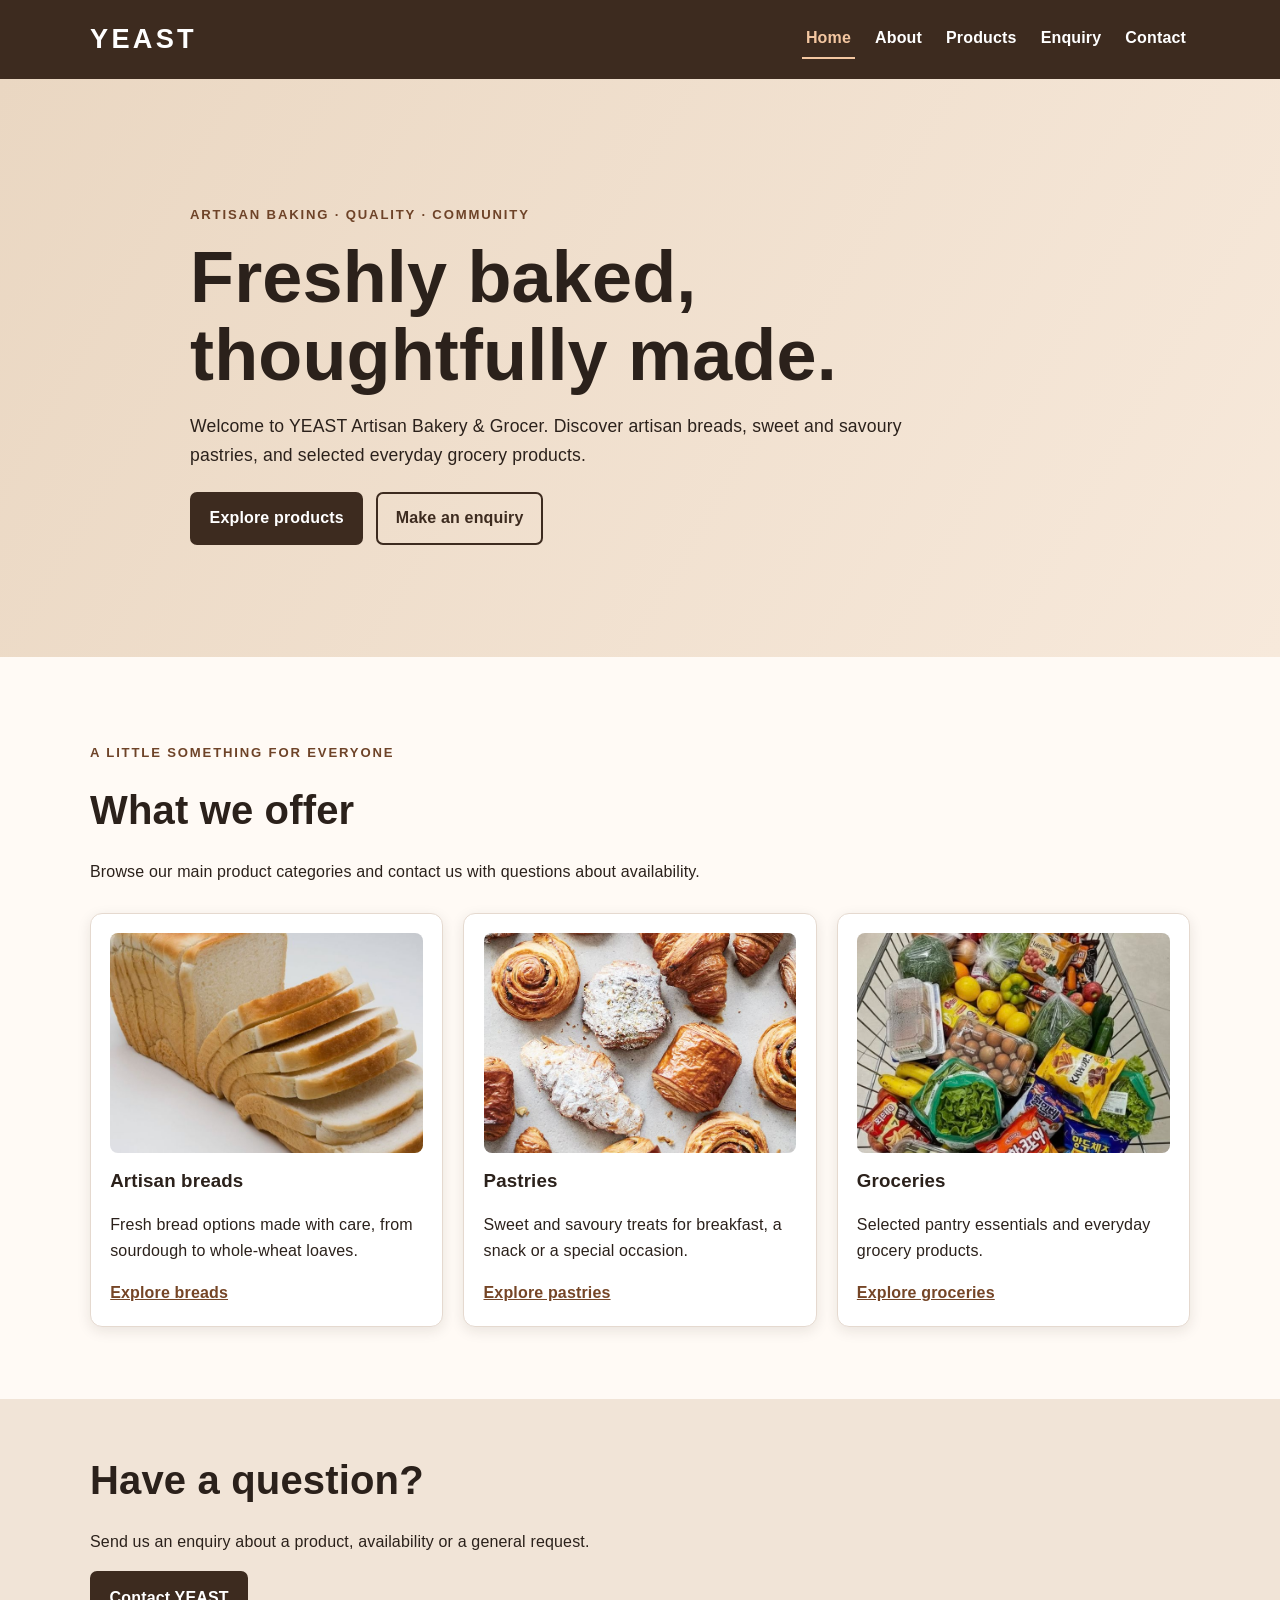
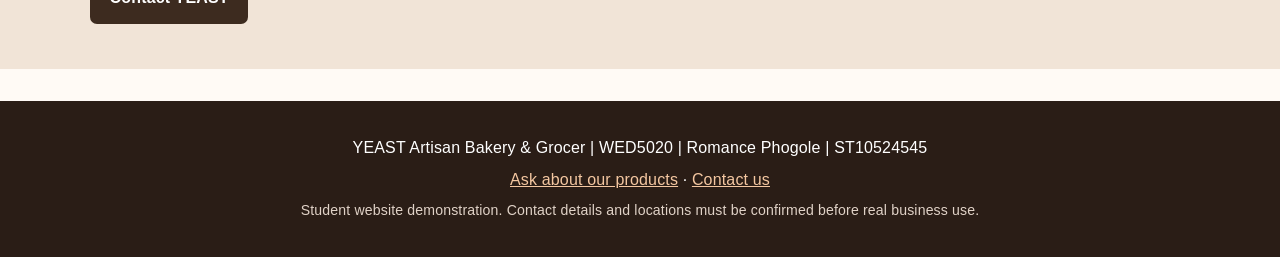
<file: index.html>
<!DOCTYPE html>
<html lang="en">
<head>
    <meta charset="utf-8">
    <meta name="viewport" content="width=device-width, initial-scale=1">
    <meta name="theme-color" content="#3d2b1f">
    <meta name="author" content="Romance Phogole">
    <meta name="robots" content="index, follow">
    <link rel="stylesheet" href="styles/common.css">

    <title>YEAST Artisan Bakery &amp; Grocer | Fresh Bread and Pastries</title>
    <meta name="description" content="Explore YEAST Artisan Bakery &amp; Grocer, a student website showcasing artisan breads, pastries and selected grocery products in Gauteng, South Africa.">
    <meta name="keywords" content="artisan bakery, fresh bread, pastries, groceries, Gauteng bakery, YEAST">
</head>
<body>
    <a class="skip-link" href="#main-content">Skip to main content</a>
    <header>
        <div class="wrap header-inner">
            <a class="logo" href="index.html" aria-label="YEAST home">YEAST</a>
            <button class="nav-toggle" type="button" aria-expanded="false" aria-controls="primary-nav">Menu</button>
            <nav id="primary-nav" aria-label="Main navigation">
                <a href="index.html">Home</a>
                <a href="about.html">About</a>
                <a href="products.html">Products</a>
                <a href="enquiry.html">Enquiry</a>
                <a href="contact.html">Contact</a>
            </nav>
        </div>
    </header>

    <main id="main-content">
        <section class="hero">
            <div class="wrap hero-content reveal">
                <p class="eyebrow">ARTISAN BAKING · QUALITY · COMMUNITY</p>
                <h1>Freshly baked, thoughtfully made.</h1>
                <p>Welcome to YEAST Artisan Bakery &amp; Grocer. Discover artisan breads, sweet and savoury pastries, and selected everyday grocery products.</p>
                <div class="button-row">
                    <a class="button" href="products.html">Explore products</a>
                    <a class="button button-light" href="enquiry.html">Make an enquiry</a>
                </div>
            </div>
        </section>
        <section class="wrap section reveal">
            <div class="section-heading">
                <p class="eyebrow">A little something for everyone</p>
                <h2>What we offer</h2>
                <p>Browse our main product categories and contact us with questions about availability.</p>
            </div>
            <div class="cards">
                <article class="feature-card">
                    <img src="images/bread.jpg" alt="Fresh artisan bread with a golden crust" loading="lazy" width="800" height="550">
                    <h3>Artisan breads</h3><p>Fresh bread options made with care, from sourdough to whole-wheat loaves.</p>
                    <a href="products.html#bread">Explore breads</a>
                </article>
                <article class="feature-card">
                    <img src="images/pastries.jpg" alt="A selection of freshly baked pastries" loading="lazy" width="800" height="550">
                    <h3>Pastries</h3><p>Sweet and savoury treats for breakfast, a snack or a special occasion.</p>
                    <a href="products.html#pastries">Explore pastries</a>
                </article>
                <article class="feature-card">
                    <img src="images/groceries.jpg" alt="Selected everyday grocery products" loading="lazy" width="800" height="550">
                    <h3>Groceries</h3><p>Selected pantry essentials and everyday grocery products.</p>
                    <a href="products.html#groceries">Explore groceries</a>
                </article>
            </div>
        </section>
        <section class="cta-band">
            <div class="wrap reveal"><h2>Have a question?</h2><p>Send us an enquiry about a product, availability or a general request.</p><a class="button" href="enquiry.html">Contact YEAST</a></div>
        </section>
    </main>
    <footer>
        <div class="wrap">
            <p>YEAST Artisan Bakery &amp; Grocer | WED5020 | Romance Phogole | ST10524545</p>
            <p><a href="enquiry.html">Ask about our products</a> · <a href="contact.html">Contact us</a></p>
            <p class="small-print">Student website demonstration. Contact details and locations must be confirmed before real business use.</p>
        </div>
    </footer>
    <button id="back-to-top" class="back-to-top" type="button" aria-label="Back to top">↑</button>
    <script src="js/script.js" defer></script>

</body>
</html>
</file>
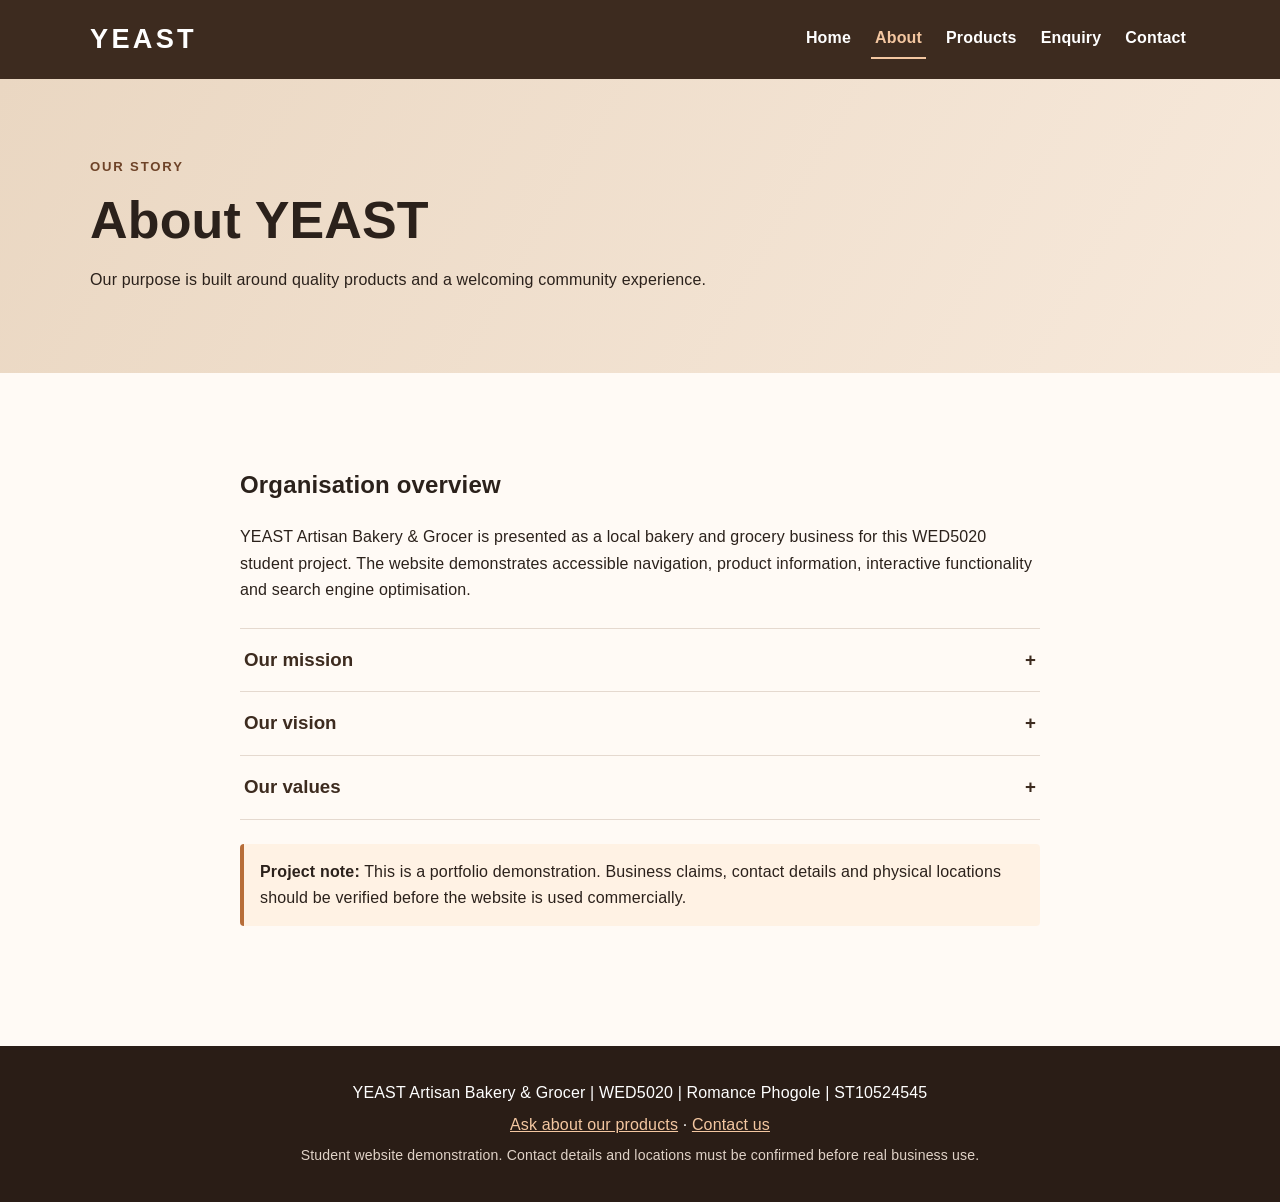
<file: about.html>
<!DOCTYPE html>
<html lang="en">
<head>
    <meta charset="utf-8">
    <meta name="viewport" content="width=device-width, initial-scale=1">
    <meta name="theme-color" content="#3d2b1f">
    <meta name="author" content="Romance Phogole">
    <meta name="robots" content="index, follow">
    <link rel="stylesheet" href="styles/common.css">

    <title>About YEAST | Our Story, Mission and Vision</title>
    <meta name="description" content="Learn about the purpose, mission and vision of YEAST Artisan Bakery &amp; Grocer, a WED5020 website project.">
    <meta name="keywords" content="about YEAST, artisan bakery, bakery mission, bakery vision, Gauteng">
</head>
<body>
    <a class="skip-link" href="#main-content">Skip to main content</a>
    <header>
        <div class="wrap header-inner">
            <a class="logo" href="index.html" aria-label="YEAST home">YEAST</a>
            <button class="nav-toggle" type="button" aria-expanded="false" aria-controls="primary-nav">Menu</button>
            <nav id="primary-nav" aria-label="Main navigation">
                <a href="index.html">Home</a>
                <a href="about.html">About</a>
                <a href="products.html">Products</a>
                <a href="enquiry.html">Enquiry</a>
                <a href="contact.html">Contact</a>
            </nav>
        </div>
    </header>

    <main id="main-content">
        <section class="banner"><div class="wrap"><p class="eyebrow">OUR STORY</p><h1>About YEAST</h1><p>Our purpose is built around quality products and a welcoming community experience.</p></div></section>
        <section class="wrap section narrow reveal">
            <h2>Organisation overview</h2>
            <p>YEAST Artisan Bakery &amp; Grocer is presented as a local bakery and grocery business for this WED5020 student project. The website demonstrates accessible navigation, product information, interactive functionality and search engine optimisation.</p>
            <div class="accordion">
                <article class="accordion-item">
                    <h3><button class="accordion-trigger" type="button" aria-expanded="false">Our mission <span aria-hidden="true">+</span></button></h3>
                    <div class="accordion-panel" hidden><p>To provide quality baked goods and selected grocery products while creating a welcoming community experience.</p></div>
                </article>
                <article class="accordion-item">
                    <h3><button class="accordion-trigger" type="button" aria-expanded="false">Our vision <span aria-hidden="true">+</span></button></h3>
                    <div class="accordion-panel" hidden><p>To become a trusted local destination for fresh bakery products, everyday groceries and friendly service.</p></div>
                </article>
                <article class="accordion-item">
                    <h3><button class="accordion-trigger" type="button" aria-expanded="false">Our values <span aria-hidden="true">+</span></button></h3>
                    <div class="accordion-panel" hidden><p>Care, consistency, clear communication and a positive customer experience guide the way this project presents the organisation.</p></div>
                </article>
            </div>
            <p class="notice"><strong>Project note:</strong> This is a portfolio demonstration. Business claims, contact details and physical locations should be verified before the website is used commercially.</p>
        </section>
    </main>
    <footer>
        <div class="wrap">
            <p>YEAST Artisan Bakery &amp; Grocer | WED5020 | Romance Phogole | ST10524545</p>
            <p><a href="enquiry.html">Ask about our products</a> · <a href="contact.html">Contact us</a></p>
            <p class="small-print">Student website demonstration. Contact details and locations must be confirmed before real business use.</p>
        </div>
    </footer>
    <button id="back-to-top" class="back-to-top" type="button" aria-label="Back to top">↑</button>
    <script src="js/script.js" defer></script>

</body>
</html>
</file>
<file: styles/common.css>
/* YEAST Artisan Bakery & Grocer — Part 3 stylesheet */
:root {
    --brown: #3d2b1f;
    --brown-dark: #2a1d16;
    --cream: #fffaf5;
    --sand: #ead7c2;
    --peach: #f4c7a1;
    --text: #2b211b;
    --muted: #67584f;
    --border: #e5d9cf;
    --white: #ffffff;
    --shadow: 0 4px 14px rgba(42, 29, 22, 0.10);
}
* { box-sizing: border-box; }
html { scroll-behavior: smooth; }
body { margin: 0; font-family: Arial, Helvetica, sans-serif; font-size: 1rem; line-height: 1.65; letter-spacing: .01em; color: var(--text); background: var(--cream); }
img { max-width: 100%; height: auto; display: block; }
a { color: #754526; }
a:hover { color: var(--brown-dark); }
a:focus-visible, button:focus-visible, input:focus-visible, select:focus-visible, textarea:focus-visible { outline: 3px solid #b76d38; outline-offset: 3px; }
.wrap { width: min(92%, 1100px); margin: 0 auto; }
.skip-link { position: absolute; top: -100px; left: 1rem; background: white; color: var(--brown); padding: .75rem 1rem; z-index: 1000; }
.skip-link:focus { top: 1rem; }
header { background: var(--brown); color: white; padding: 17px 0; }
.header-inner { display: flex; justify-content: space-between; align-items: center; gap: 1.25rem; }
.logo { color: white; text-decoration: none; font-size: 1.7rem; font-weight: 800; letter-spacing: .12em; }
nav { display: flex; align-items: center; gap: 1rem; flex-wrap: wrap; }
nav a { color: white; text-decoration: none; font-weight: 700; padding: .35rem .25rem; border-bottom: 2px solid transparent; }
nav a:hover, nav a[aria-current="page"] { color: var(--peach); border-bottom-color: var(--peach); }
.nav-toggle { display: none; background: transparent; color: white; border: 1px solid white; border-radius: 5px; padding: .45rem .7rem; font: inherit; }
.hero, .banner { background: linear-gradient(120deg, var(--sand), #f7e9db); }
.hero { padding: clamp(3.5rem, 9vw, 7rem) 0; }
.hero-content { max-width: 900px; }
.hero h1 { max-width: 850px; font-size: clamp(2.35rem, 6vw, 4.5rem); line-height: 1.08; margin: .3rem 0 1.1rem; }
.hero p:not(.eyebrow) { max-width: 720px; font-size: 1.1rem; }
.banner { padding: clamp(2.5rem, 6vw, 4rem) 0; }
.banner h1 { font-size: clamp(2rem, 5vw, 3.25rem); margin: .2rem 0; line-height: 1.15; }
.banner p { max-width: 760px; }
.eyebrow { font-size: .82rem; letter-spacing: .14em; font-weight: 800; text-transform: uppercase; color: #6e4328; }
.section { padding: clamp(2.5rem, 6vw, 4.5rem) 0; }
.section-heading { max-width: 720px; margin-bottom: 1.75rem; }
.section-heading h2, .cta-band h2 { margin: .2rem 0; font-size: clamp(1.7rem, 4vw, 2.5rem); }
.cards { display: grid; grid-template-columns: repeat(3, minmax(0, 1fr)); gap: 1.25rem; align-items: stretch; }
.cards article { min-width: 0; background: var(--white); border: 1px solid var(--border); border-radius: 12px; padding: 1.2rem; box-shadow: var(--shadow); transition: transform .22s ease, box-shadow .22s ease; }
.cards article:hover { transform: translateY(-3px); box-shadow: 0 8px 22px rgba(42,29,22,.15); }
.cards img { width: 100%; height: 220px; object-fit: cover; border-radius: 8px; margin-bottom: 1rem; }
.cards h2, .cards h3 { margin-top: .35rem; line-height: 1.25; }
.feature-card a, .product-card > a { font-weight: 700; }
.button { display: inline-flex; justify-content: center; align-items: center; gap: .4rem; background: var(--brown); color: white; border: 2px solid var(--brown); border-radius: 7px; padding: .7rem 1.1rem; text-decoration: none; cursor: pointer; font: inherit; font-weight: 700; transition: background .2s ease, transform .2s ease; }
.button:hover { color: white; background: #5a4030; border-color: #5a4030; }
.button:active { transform: translateY(1px); }
.button-light { background: transparent; color: var(--brown); }
.button-light:hover { color: white; }
.button-row { display: flex; flex-wrap: wrap; gap: .8rem; margin-top: 1.4rem; }
.cta-band { background: #f1e4d7; padding: 2.8rem 0; }
.narrow { max-width: 800px; }
.form-card { display: grid; gap: .7rem; background: white; border: 1px solid var(--border); border-radius: 12px; padding: clamp(1rem, 4vw, 2rem); box-shadow: var(--shadow); }
label { display: block; font-weight: 700; margin-top: .25rem; }
input, select, textarea { width: 100%; padding: .75rem .8rem; border: 1px solid #b9aaa0; border-radius: 6px; font: inherit; background: white; color: var(--text); }
textarea { resize: vertical; }
.form-message { min-height: 1.5rem; font-weight: 700; }
.form-message.success { color: #21643b; }
.form-message.error { color: #a12626; }
.small-print, .muted { color: var(--muted); font-size: .88rem; }
.notice { background: #fff2e4; border-left: 4px solid #b76d38; padding: .9rem 1rem; border-radius: 4px; }
.accordion { margin: 1.5rem 0; border-top: 1px solid var(--border); }
.accordion-item { border-bottom: 1px solid var(--border); }
.accordion-item h3 { margin: 0; }
.accordion-trigger { width: 100%; display: flex; justify-content: space-between; align-items: center; text-align: left; padding: 1rem .25rem; background: transparent; border: 0; color: var(--brown); font: inherit; font-weight: 800; cursor: pointer; }
.accordion-panel { padding: 0 .25rem 1rem; }
.search-tools { display: grid; grid-template-columns: 1fr 1fr; gap: .5rem 1rem; max-width: 700px; margin-bottom: 1.5rem; }
.search-tools label { align-self: end; }
.search-tools input, .search-tools select { grid-row: 2; }
.search-tools .muted { grid-column: 1 / -1; margin: .2rem 0; }
.image-button { border: 0; padding: 0; background: transparent; cursor: zoom-in; width: 100%; }
.image-button img { transition: filter .2s ease; }
.image-button:hover img { filter: brightness(.9); }
.lightbox { border: 0; border-radius: 12px; padding: 1rem; max-width: min(92vw, 900px); max-height: 90vh; box-shadow: 0 15px 60px rgba(0,0,0,.4); }
.lightbox::backdrop { background: rgba(20, 13, 9, .8); }
.lightbox img { max-height: 72vh; width: auto; margin: 0 auto; object-fit: contain; }
.lightbox-close { display: block; margin: 0 0 .75rem auto; border: 1px solid var(--border); border-radius: 5px; background: white; padding: .5rem .75rem; cursor: pointer; }
.lightbox p { text-align: center; margin-bottom: 0; }
.contact-layout { display: grid; grid-template-columns: 1fr 1fr; gap: 2rem; align-items: start; }
.map-frame { min-height: 280px; border-radius: 10px; overflow: hidden; border: 1px solid var(--border); }
.map-frame iframe { display: block; width: 100%; height: 280px; border: 0; }
footer { background: var(--brown-dark); color: white; text-align: center; padding: 1.8rem 0; margin-top: 2rem; }
footer a { color: var(--peach); }
footer p { margin: .35rem 0; }
footer .small-print { color: #e0d2c7; }
.back-to-top { display: none; position: fixed; right: 1rem; bottom: 1rem; border: 0; border-radius: 50%; width: 46px; height: 46px; background: var(--brown); color: white; font-size: 1.4rem; cursor: pointer; box-shadow: var(--shadow); }
.back-to-top.visible { display: block; }
.reveal { animation: rise-in .65s ease both; }
@keyframes rise-in { from { opacity: 0; transform: translateY(12px); } to { opacity: 1; transform: translateY(0); } }
@media (prefers-reduced-motion: reduce) { *, *::before, *::after { scroll-behavior: auto !important; animation-duration: .01ms !important; animation-iteration-count: 1 !important; transition-duration: .01ms !important; } }
@media (max-width: 900px) { .cards { grid-template-columns: repeat(2, minmax(0, 1fr)); } .header-inner { flex-wrap: wrap; } .contact-layout { grid-template-columns: 1fr; } }
@media (max-width: 640px) {
    .wrap { width: 94%; }
    .header-inner { display: grid; grid-template-columns: 1fr auto; }
    .nav-toggle { display: inline-block; justify-self: end; }
    nav { display: none; grid-column: 1 / -1; width: 100%; flex-direction: column; align-items: stretch; gap: .25rem; padding-top: .5rem; }
    nav.open { display: flex; }
    nav a { padding: .55rem .25rem; }
    .cards { grid-template-columns: 1fr; }
    .hero { padding: 3.5rem 0; }
    .cards img { height: 210px; }
    .search-tools { grid-template-columns: 1fr; }
    .search-tools input, .search-tools select { grid-row: auto; }
    .search-tools .muted { grid-column: auto; }
    .form-card { padding: 1rem; }
}
</file>
